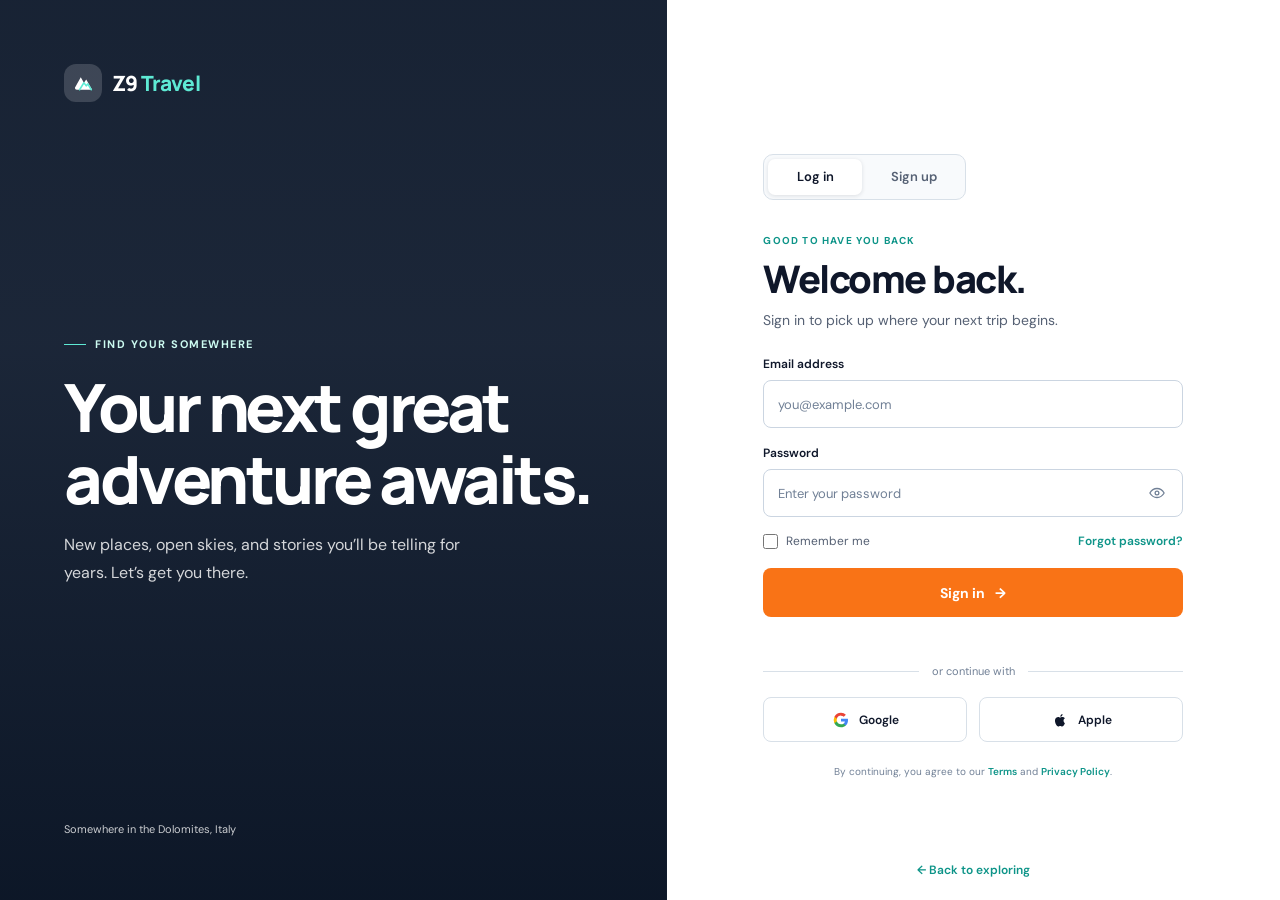
<file: frontend/auth.html>
<!DOCTYPE html>
<html lang="en">
  <head>
    <meta charset="UTF-8" />
    <meta name="viewport" content="width=device-width, initial-scale=1.0" />
    <meta name="description" content="Sign in or create your Z9 Travel account to plan your next great adventure." />
    <meta name="theme-color" content="#f8fafc" />
    <title>Sign in | Z9 Travel</title>
    <script>
      let inheritedTheme = document.documentElement.dataset.theme;
      try {
        const savedTheme =
          localStorage.getItem("z9-travel-theme") ||
          localStorage.getItem("wanderlink-theme") ||
          localStorage.getItem("theme");
        if (savedTheme === "dark" || savedTheme === "light") inheritedTheme = savedTheme;
      } catch {}
      if (inheritedTheme !== "dark" && inheritedTheme !== "light") {
        inheritedTheme = document.documentElement.classList.contains("dark") ? "dark" : "light";
      }
      document.documentElement.dataset.theme = inheritedTheme;
      document.querySelector('meta[name="theme-color"]').content =
        inheritedTheme === "dark" ? "#0f172a" : "#f8fafc";
    </script>
    <link rel="preconnect" href="https://fonts.googleapis.com" />
    <link rel="preconnect" href="https://fonts.gstatic.com" crossorigin />
    <link
      href="https://fonts.googleapis.com/css2?family=DM+Sans:wght@400;500;600;700&family=Manrope:wght@400;500;600;700;800&display=swap"
      rel="stylesheet"
    />
    <link rel="stylesheet" href="auth.css" />
    <script src="auth.js" defer></script>
  </head>
  <body class="auth-page">
    <main class="auth-layout">
      <aside class="auth-visual" aria-label="Travel inspiration">
        <a class="auth-brand" href="index.html" aria-label="Z9 Travel home">
          <span class="auth-brand-mark" aria-hidden="true">
            <svg viewBox="0 0 32 32" fill="none">
              <path d="M5 21.5 12.5 8l4 7 3-4L27 24H7.5A2.5 2.5 0 0 1 5 21.5Z" fill="currentColor" />
              <path d="m11 24 5.5-9 3 4 2-2.5 4.5 7.5" stroke="#5eead4" stroke-width="2" stroke-linecap="round" stroke-linejoin="round" />
            </svg>
          </span>
          <span>Z9 <span>Travel</span></span>
        </a>
        <div class="auth-story">
          <p class="auth-kicker"><span aria-hidden="true"></span> FIND YOUR SOMEWHERE</p>
          <h1>Your next great adventure awaits.</h1>
          <p>New places, open skies, and stories you’ll be telling for years. Let’s get you there.</p>
        </div>
        <p class="auth-image-credit">Somewhere in the Dolomites, Italy</p>
      </aside>

      <section class="auth-panel" aria-label="Account access">
        <div class="auth-panel-top">
          <a class="mobile-brand" href="index.html" aria-label="Z9 Travel home">
            <span class="auth-brand-mark" aria-hidden="true">
              <svg viewBox="0 0 32 32" fill="none">
                <path d="M5 21.5 12.5 8l4 7 3-4L27 24H7.5A2.5 2.5 0 0 1 5 21.5Z" fill="currentColor" />
                <path d="m11 24 5.5-9 3 4 2-2.5 4.5 7.5" stroke="#0d9488" stroke-width="2" stroke-linecap="round" stroke-linejoin="round" />
              </svg>
            </span>
            <span>Z9 <span>Travel</span></span>
          </a>
        </div>

        <div class="auth-content">
          <div class="auth-switch" role="tablist" aria-label="Choose account action">
            <button class="auth-switch-tab is-active" id="login-tab" type="button" role="tab" aria-selected="true" aria-controls="login-view">Log in</button>
            <button class="auth-switch-tab" id="signup-tab" type="button" role="tab" aria-selected="false" aria-controls="signup-view" tabindex="-1">Sign up</button>
          </div>

          <section class="auth-view" id="login-view" role="tabpanel" aria-labelledby="login-tab">
            <header class="auth-heading">
              <p class="auth-eyebrow">GOOD TO HAVE YOU BACK</p>
              <h2>Welcome back.</h2>
              <p>Sign in to pick up where your next trip begins.</p>
            </header>
            <form class="auth-form" id="login-form">
              <label class="auth-field">
                <span>Email address</span>
                <input name="email" type="email" autocomplete="email" placeholder="you@example.com" required />
              </label>
              <label class="auth-field">
                <span>Password</span>
                <span class="password-input">
                  <input name="password" type="password" autocomplete="current-password" placeholder="Enter your password" required />
                  <button class="password-toggle" type="button" aria-label="Show password" aria-pressed="false">
                    <svg viewBox="0 0 24 24" aria-hidden="true"><path d="M2.5 12s3.4-6 9.5-6 9.5 6 9.5 6-3.4 6-9.5 6-9.5-6-9.5-6Z" /><circle cx="12" cy="12" r="2.5" /></svg>
                  </button>
                </span>
              </label>
              <div class="auth-form-options">
                <label class="remember-option"><input name="remember" type="checkbox" /> <span>Remember me</span></label>
                <a class="auth-link" href="#forgot-password" data-forgot-password>Forgot password?</a>
              </div>
              <button class="auth-submit" type="submit">Sign in <span aria-hidden="true">→</span></button>
            </form>
          </section>

          <section class="auth-view" id="signup-view" role="tabpanel" aria-labelledby="signup-tab" hidden>
            <header class="auth-heading">
              <p class="auth-eyebrow">YOUR NEXT CHAPTER STARTS HERE</p>
              <h2>Join Z9 Travel.</h2>
              <p>Create an account and make room for somewhere new.</p>
            </header>
            <form class="auth-form" id="signup-form">
              <div class="name-fields">
                <label class="auth-field">
                  <span>First name</span>
                  <input name="given-name" type="text" autocomplete="given-name" placeholder="First name" required />
                </label>
                <label class="auth-field">
                  <span>Last name</span>
                  <input name="family-name" type="text" autocomplete="family-name" placeholder="Last name" required />
                </label>
              </div>
              <label class="auth-field">
                <span>Email address</span>
                <input name="email" type="email" autocomplete="email" placeholder="you@example.com" required />
              </label>
              <label class="auth-field">
                <span>Password</span>
                <span class="password-input">
                  <input name="new-password" type="password" autocomplete="new-password" minlength="8" placeholder="At least 8 characters" required />
                  <button class="password-toggle" type="button" aria-label="Show password" aria-pressed="false">
                    <svg viewBox="0 0 24 24" aria-hidden="true"><path d="M2.5 12s3.4-6 9.5-6 9.5 6 9.5 6-3.4 6-9.5 6-9.5-6-9.5-6Z" /><circle cx="12" cy="12" r="2.5" /></svg>
                  </button>
                </span>
                <span class="field-hint">Use at least 8 characters.</span>
              </label>
              <button class="auth-submit" type="submit">Create account <span aria-hidden="true">→</span></button>
            </form>
          </section>

          <p class="auth-message" id="auth-message" role="status" aria-live="polite"></p>

          <div class="auth-divider"><span>or continue with</span></div>
          <div class="social-auth">
            <button type="button" class="social-auth-button" data-provider="Google">
              <svg viewBox="0 0 24 24" aria-hidden="true"><path fill="#4285f4" d="M21.35 12.2c0-.68-.06-1.34-.18-1.97H12v3.73h5.23a4.48 4.48 0 0 1-1.94 2.94v2.41h3.14c1.84-1.7 2.92-4.2 2.92-7.11Z" /><path fill="#34a853" d="M12 21.75c2.63 0 4.84-.87 6.46-2.44l-3.14-2.41c-.87.58-1.98.93-3.32.93-2.55 0-4.72-1.72-5.5-4.04H3.25v2.48A9.75 9.75 0 0 0 12 21.75Z" /><path fill="#fbbc05" d="M6.5 13.79a5.86 5.86 0 0 1 0-3.58V7.73H3.25a9.75 9.75 0 0 0 0 8.54l3.25-2.48Z" /><path fill="#ea4335" d="M12 6.17c1.43 0 2.7.49 3.7 1.46l2.78-2.78C16.84 3.27 14.63 2.25 12 2.25a9.75 9.75 0 0 0-8.75 5.48L6.5 10.2c.78-2.32 2.95-4.04 5.5-4.04Z" /></svg>
              <span>Google</span>
            </button>
            <button type="button" class="social-auth-button" data-provider="Apple">
              <svg viewBox="0 0 24 24" aria-hidden="true"><path fill="currentColor" d="M16.7 12.8c0-2.1 1.7-3.1 1.8-3.2a4 4 0 0 0-3.2-1.7c-1.3-.1-2.5.8-3.2.8-.6 0-1.6-.8-2.7-.8A4 4 0 0 0 6 10c-1.5 2.6-.4 6.4 1.1 8.5.7 1 1.6 2.1 2.7 2 .9 0 1.3-.6 2.5-.6s1.6.6 2.6.6c1.1 0 1.8-1 2.5-2 .8-1.1 1.1-2.2 1.1-2.2s-1.8-.7-1.8-3.5ZM14.6 6.5c.5-.6.9-1.5.8-2.4-.8 0-1.7.5-2.2 1.1-.5.5-.9 1.4-.8 2.3.9.1 1.7-.4 2.2-1Z" /></svg>
              <span>Apple</span>
            </button>
          </div>
          <p class="auth-legal">By continuing, you agree to our <a href="index.html#newsletter">Terms</a> and <a href="index.html#newsletter">Privacy Policy</a>.</p>
        </div>
        <p class="auth-home-link"><a href="index.html">← Back to exploring</a></p>
      </section>
    </main>
  </body>
</html>
</file>
<file: frontend/auth.css>
:root {
  color-scheme: light;
  --auth-bg: #fff;
  --auth-text: #0f172a;
  --auth-secondary: #566174;
  --auth-muted: #718096;
  --auth-border: #d8e0e8;
  --auth-input: #fff;
  --auth-input-border: #cbd5e1;
  --auth-focus: #0d9488;
  --auth-link: #0d9488;
  --auth-soft: #f8fafc;
  --auth-shadow: 15, 23, 42;
  --font-body: "DM Sans", sans-serif;
  --font-display: "Manrope", sans-serif;
}

:root[data-theme="dark"] {
  color-scheme: dark;
  --auth-bg: #1e293b;
  --auth-text: #f8fafc;
  --auth-secondary: #cbd5e1;
  --auth-muted: #a3b0c1;
  --auth-border: #3a4960;
  --auth-input: #27364b;
  --auth-input-border: #52627a;
  --auth-focus: #2dd4bf;
  --auth-link: #5eead4;
  --auth-soft: #111c2a;
  --auth-shadow: 0, 0, 0;
}

* {
  box-sizing: border-box;
}

body {
  min-width: 320px;
  min-height: 100vh;
  margin: 0;
  background: var(--auth-bg);
  color: var(--auth-text);
  font-family: var(--font-body);
  -webkit-font-smoothing: antialiased;
}

button,
input {
  font: inherit;
}

button,
a {
  -webkit-tap-highlight-color: transparent;
}

a {
  color: inherit;
  text-decoration: none;
}

.auth-layout {
  min-height: 100vh;
  display: grid;
  grid-template-columns: minmax(0, 1fr) minmax(480px, 0.92fr);
}

.auth-visual {
  position: relative;
  min-height: 100vh;
  display: flex;
  flex-direction: column;
  justify-content: space-between;
  overflow: hidden;
  padding: clamp(28px, 5vw, 68px);
  color: #fff;
  background-color: #1e293b;
  background-image:
    linear-gradient(180deg, rgba(8, 18, 34, 0.28) 0%, rgba(8, 18, 34, 0.12) 38%, rgba(8, 18, 34, 0.78) 100%),
    url("https://images.unsplash.com/photo-1519681393784-d120267933ba?auto=format&fit=crop&w=1800&q=85");
  background-position: center;
  background-size: cover;
}

.auth-brand,
.mobile-brand {
  width: fit-content;
  display: inline-flex;
  align-items: center;
  gap: 10px;
  font: 800 21px/1 var(--font-display);
  letter-spacing: -0.8px;
}

.auth-brand > span:last-child > span,
.mobile-brand > span:last-child > span {
  color: #5eead4;
}

.auth-brand-mark {
  width: 38px;
  height: 38px;
  display: grid;
  place-items: center;
  border-radius: 12px;
  background: rgba(255, 255, 255, 0.16);
}

.auth-brand-mark svg {
  width: 25px;
  height: 25px;
}

.auth-story {
  width: min(100%, 570px);
  margin: auto 0;
  padding: 60px 0;
}

.auth-kicker,
.auth-eyebrow {
  margin: 0;
  font-size: 11px;
  font-weight: 700;
  letter-spacing: 1.5px;
}

.auth-kicker {
  display: flex;
  align-items: center;
  gap: 9px;
  color: #ccfbf1;
}

.auth-kicker span {
  width: 22px;
  height: 1px;
  background: #5eead4;
}

.auth-story h1 {
  max-width: 560px;
  margin: 20px 0 16px;
  font: 800 clamp(42px, 5.2vw, 72px)/1.08 var(--font-display);
  letter-spacing: -3.5px;
}

.auth-story > p:last-child {
  max-width: 420px;
  margin: 0;
  color: rgba(255, 255, 255, 0.82);
  font-size: 16px;
  line-height: 1.75;
}

.auth-image-credit {
  margin: 0;
  color: rgba(255, 255, 255, 0.78);
  font-size: 11px;
}

.auth-panel {
  position: relative;
  min-height: 100vh;
  display: flex;
  flex-direction: column;
  padding: 30px clamp(30px, 6vw, 82px) 22px;
  background: var(--auth-bg);
}

.auth-panel-top {
  min-height: 42px;
  display: flex;
  align-items: center;
  justify-content: flex-end;
  gap: 20px;
}

.mobile-brand {
  display: none;
  color: var(--auth-text);
}

.mobile-brand > span:last-child > span {
  color: var(--auth-link);
}

.auth-content {
  width: min(100%, 420px);
  margin: auto;
  padding: 42px 0;
}

.auth-switch {
  width: fit-content;
  display: flex;
  gap: 5px;
  padding: 4px;
  border: 1px solid var(--auth-border);
  border-radius: 10px;
  background: var(--auth-soft);
}

.auth-switch-tab {
  min-width: 94px;
  min-height: 36px;
  padding: 7px 14px;
  border: 0;
  border-radius: 7px;
  background: transparent;
  color: var(--auth-secondary);
  font-size: 13px;
  font-weight: 600;
  cursor: pointer;
}

.auth-switch-tab.is-active {
  background: var(--auth-bg);
  color: var(--auth-text);
  box-shadow: 0 1px 4px rgba(var(--auth-shadow), 0.12);
}

.auth-heading {
  margin: 34px 0 25px;
}

.auth-eyebrow {
  color: var(--auth-link);
  font-size: 10px;
  letter-spacing: 1.2px;
}

.auth-heading h2 {
  margin: 9px 0 8px;
  font: 800 clamp(30px, 3vw, 38px)/1.2 var(--font-display);
  letter-spacing: -1.5px;
}

.auth-heading > p:last-child {
  margin: 0;
  color: var(--auth-secondary);
  font-size: 14px;
  line-height: 1.6;
}

.auth-form {
  display: grid;
  gap: 17px;
}

.name-fields {
  display: grid;
  grid-template-columns: 1fr 1fr;
  gap: 13px;
}

.auth-field {
  min-width: 0;
  display: grid;
  gap: 8px;
  color: var(--auth-text);
  font-size: 12px;
  font-weight: 600;
}

.auth-field input {
  width: 100%;
  min-height: 48px;
  padding: 0 14px;
  border: 1px solid var(--auth-input-border);
  border-radius: 8px;
  outline: none;
  background: var(--auth-input);
  color: var(--auth-text);
  font-size: 13px;
  font-weight: 400;
  transition: border-color 150ms ease, box-shadow 150ms ease;
}

.auth-field input::placeholder {
  color: var(--auth-muted);
  opacity: 1;
}

.auth-field input:focus {
  border-color: var(--auth-focus);
  box-shadow: 0 0 0 3px color-mix(in srgb, var(--auth-focus) 20%, transparent);
}

.password-input {
  position: relative;
  display: block;
}

.password-input input {
  padding-right: 48px;
}

.password-toggle {
  position: absolute;
  top: 50%;
  right: 9px;
  width: 34px;
  height: 34px;
  display: grid;
  place-items: center;
  transform: translateY(-50%);
  border: 0;
  border-radius: 6px;
  background: transparent;
  color: var(--auth-muted);
  cursor: pointer;
}

.password-toggle:hover {
  color: var(--auth-text);
}

.password-toggle svg {
  width: 18px;
  height: 18px;
  fill: none;
  stroke: currentColor;
  stroke-linecap: round;
  stroke-linejoin: round;
  stroke-width: 1.7;
}

.field-hint {
  color: var(--auth-muted);
  font-size: 11px;
  font-weight: 400;
}

.auth-form-options {
  display: flex;
  align-items: center;
  justify-content: space-between;
  gap: 12px;
  margin-top: -1px;
  font-size: 12px;
}

.remember-option {
  display: inline-flex;
  align-items: center;
  gap: 8px;
  color: var(--auth-secondary);
  cursor: pointer;
}

.remember-option input {
  width: 15px;
  height: 15px;
  margin: 0;
  accent-color: #0d9488;
}

.auth-link,
.auth-legal a,
.auth-home-link a {
  color: var(--auth-link);
  font-weight: 600;
}

.auth-link:hover,
.auth-legal a:hover,
.auth-home-link a:hover {
  text-decoration: underline;
  text-underline-offset: 3px;
}

.auth-submit {
  min-height: 49px;
  display: flex;
  align-items: center;
  justify-content: center;
  gap: 10px;
  margin-top: 2px;
  border: 0;
  border-radius: 8px;
  background: #f97316;
  color: #fff;
  font-size: 14px;
  font-weight: 700;
  cursor: pointer;
  transition: background-color 150ms ease, box-shadow 150ms ease, transform 150ms ease;
}

.auth-submit:hover {
  transform: translateY(-1px);
  background: #e9650b;
  box-shadow: 0 8px 18px rgba(249, 115, 22, 0.22);
}

.auth-message {
  min-height: 18px;
  margin: 10px 0 0;
  color: var(--auth-secondary);
  font-size: 12px;
  line-height: 1.5;
}

.auth-divider {
  display: flex;
  align-items: center;
  gap: 13px;
  margin: 19px 0;
  color: var(--auth-muted);
  font-size: 11px;
}

.auth-divider::before,
.auth-divider::after {
  height: 1px;
  flex: 1;
  background: var(--auth-border);
  content: "";
}

.social-auth {
  display: grid;
  grid-template-columns: 1fr 1fr;
  gap: 12px;
}

.social-auth-button {
  min-height: 45px;
  display: flex;
  align-items: center;
  justify-content: center;
  gap: 9px;
  border: 1px solid var(--auth-border);
  border-radius: 8px;
  background: var(--auth-bg);
  color: var(--auth-text);
  font-size: 12px;
  font-weight: 600;
  cursor: pointer;
}

.social-auth-button:hover {
  border-color: var(--auth-focus);
  background: var(--auth-soft);
}

.social-auth-button svg {
  width: 18px;
  height: 18px;
}

.auth-legal {
  margin: 22px 0 0;
  color: var(--auth-muted);
  font-size: 10px;
  line-height: 1.6;
  text-align: center;
}

.auth-home-link {
  margin: 0;
  color: var(--auth-muted);
  font-size: 12px;
  text-align: center;
}

:where(button, a, input):focus-visible {
  outline: 3px solid var(--auth-focus);
  outline-offset: 3px;
}

[hidden] {
  display: none !important;
}

@media (max-width: 900px) {
  .auth-layout {
    grid-template-columns: minmax(0, 0.9fr) minmax(430px, 1.1fr);
  }

  .auth-visual {
    padding: 34px;
  }

  .auth-panel {
    padding-inline: 38px;
  }
}

@media (max-width: 700px) {
  .auth-layout {
    display: flex;
    flex-direction: column;
  }

  .auth-visual {
    min-height: 310px;
    padding: 24px;
    background-position: center 45%;
  }

  .auth-brand {
    display: none;
  }

  .auth-story {
    padding: 34px 0 16px;
  }

  .auth-story h1 {
    max-width: 440px;
    margin: 12px 0 8px;
    font-size: clamp(34px, 9vw, 48px);
    letter-spacing: -1.8px;
  }

  .auth-story > p:last-child {
    max-width: 440px;
    font-size: 13px;
  }

  .auth-image-credit {
    position: absolute;
    right: 24px;
    bottom: 18px;
  }

  .auth-panel {
    min-height: auto;
    flex: 1;
    padding: 18px 24px 24px;
  }

  .auth-panel-top {
    justify-content: space-between;
  }

  .mobile-brand {
    display: inline-flex;
    font-size: 18px;
  }

  .mobile-brand .auth-brand-mark {
    width: 34px;
    height: 34px;
    border-radius: 10px;
    background: var(--auth-soft);
  }

  .mobile-brand .auth-brand-mark svg {
    width: 23px;
    height: 23px;
  }

  .auth-content {
    padding: 30px 0;
  }

  .auth-home-link {
    margin-top: auto;
  }
}

@media (max-width: 380px) {
  .auth-panel {
    padding-inline: 18px;
  }

  .auth-visual {
    min-height: 290px;
  }

  .name-fields {
    gap: 9px;
  }

  .name-fields .auth-field input {
    padding-inline: 10px;
    font-size: 12px;
  }
}

@media (prefers-reduced-motion: reduce) {
  *,
  *::before,
  *::after {
    scroll-behavior: auto !important;
    transition-duration: 0.01ms !important;
  }
}
</file>
